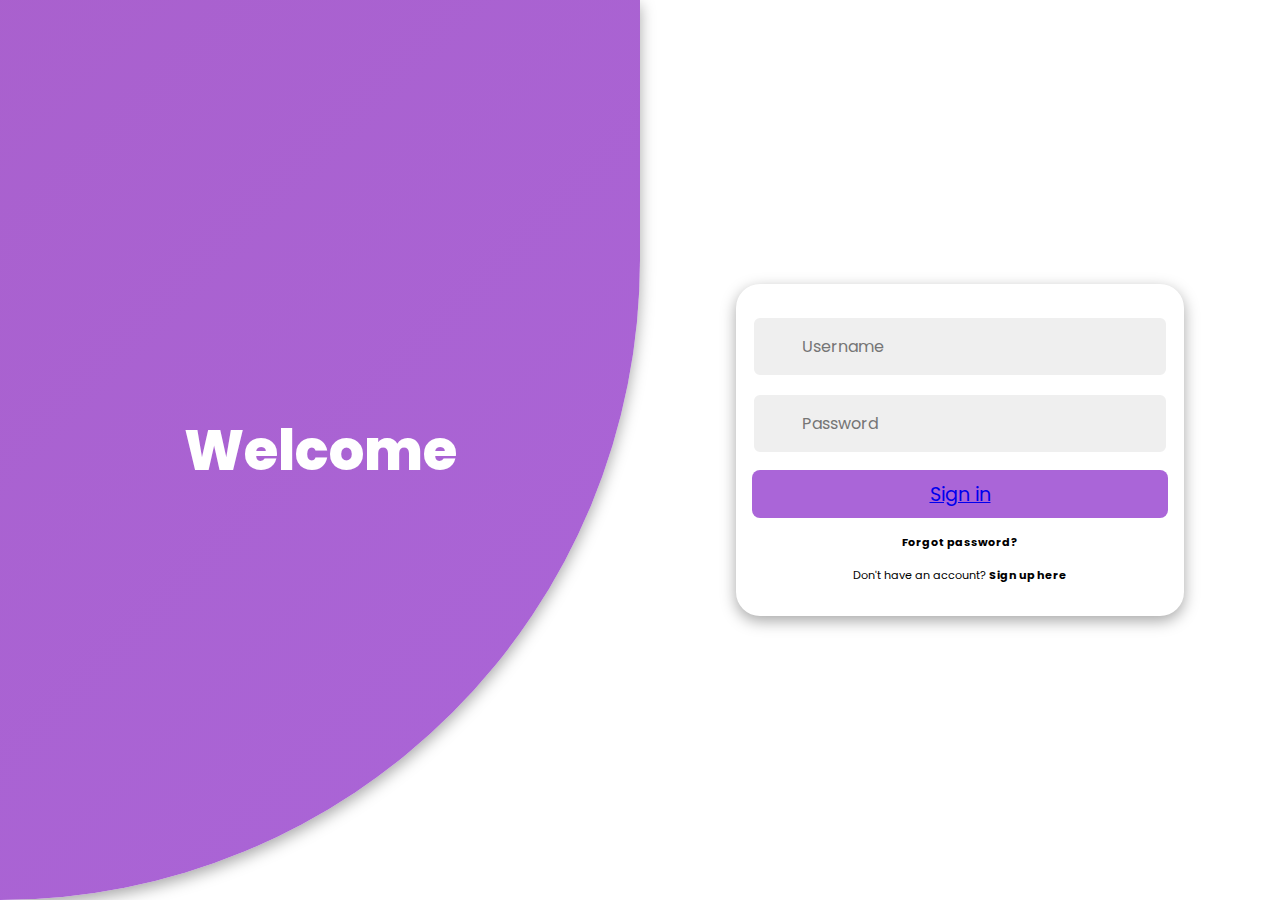
<file: signuppage/index.html>
<!DOCTYPE html>
<html lang="en">
<head>
  <meta charset="UTF-8">
  <meta name="viewport" content="width=device-width, initial-scale=1.0">
  <title>Document</title>
  <link rel="stylesheet" href="style.css">
  
</head>
<body>

<div id="container" class="container">
  <!-- FORM SECTION -->
  <div class="row">
    <!-- SIGN UP -->
    <div class="col align-items-center flex-col sign-up">
      <div class="form-wrapper align-items-center">
        <div class="form sign-up">
          <div class="input-group">
            <i class='bx bxs-user'></i>
            <input type="text" placeholder="Username">
          </div>
          <div class="input-group">
            <i class='bx bx-mail-send'></i>
            <input type="email" placeholder="Email">
          </div>
          <div class="input-group">
            <i class='bx bxs-lock-alt'></i>
            <input type="password" placeholder="Password">
          </div>
          <div class="input-group">
            <i class='bx bxs-lock-alt'></i>
            <input type="password" placeholder="Confirm password">
          </div>
          <button onclick="display('homesection')">
            <a href="/homepage/index.html" class="active">Sign Up</a>
          </button>
          <p>
            <span>
              Already have an account?
            </span>
            <b onclick="toggle()" class="pointer">
              Sign in here
            </b>
          </p>
        </div>
      </div>
    
    </div>
    <!-- END SIGN UP -->
    <!-- SIGN IN -->
    <div class="col align-items-center flex-col sign-in">
      <div class="form-wrapper align-items-center">
        <div class="form sign-in">
          <div class="input-group">
            <i class='bx bxs-user'></i>
            <input type="text" placeholder="Username">
          </div>
          <div class="input-group">
            <i class='bx bxs-lock-alt'></i>
            <input type="password" placeholder="Password">
          </div>
          <button>
            <a href="/homepage/index.html" class="active">Sign in</a> 
          </button>
          <p>
            <b>
              Forgot password?
            </b>
          </p>
          <p>
            <span>
              Don't have an account?
            </span>
            <b onclick="toggle()" class="pointer">
              Sign up here
            </b>
          </p>
        </div>
      </div>
      <div class="form-wrapper">
  
      </div>
    </div>
    <!-- END SIGN IN -->
  </div>
  <!-- END FORM SECTION -->
  <!-- CONTENT SECTION -->
  <div class="row content-row">
    <!-- SIGN IN CONTENT -->
    <div class="col align-items-center flex-col">
      <div class="text sign-in">
        <h2>
          Welcome 
        </h2>

      </div>
      <div class="img sign-in">
  
      </div>
    </div>
    <!-- END SIGN IN CONTENT -->
    <!-- SIGN UP CONTENT -->
    <div class="col align-items-center flex-col">
      <div class="img sign-up">
      
      </div>
      <div class="text sign-up">
        <h2>
          Join with us
        </h2>

      </div>
    </div>
    <!-- END SIGN UP CONTENT -->
  </div>
  <!-- END CONTENT SECTION -->
</div>
<script src="script.js"></script>
</body>
</html>
</file>
<file: signuppage/style.css>
@import url('https://fonts.googleapis.com/css2?family=Poppins:wght@200;300;400;500;600&display=swap');

:root {
  --primary-color: #aa65d8;
  --secondary-color: #a857b8;
  --black: #000000;
  --white: #ffffff;
  --gray: #efefef;
  --gray-2: #757575;

  --facebook-color: #4267B2;
  --google-color: #DB4437;
  --twitter-color: #1DA1F2;
  --insta-color: #E1306C;
}



* {
  font-family: 'Poppins', sans-serif;
  margin: 0;
  padding: 0;
  box-sizing: border-box;
}

html,
body {
  height: 100vh;
  overflow: hidden;
}

.container {
  position: relative;
  min-height: 100vh;
  overflow: hidden;
}

.row {
  display: flex;
  flex-wrap: wrap;
  height: 100vh;
}

.col {
  width: 50%;
}

.align-items-center {
  display: flex;
  align-items: center;
  justify-content: center;
  text-align: center;
}

.form-wrapper {
  width: 100%;
  max-width: 28rem;
}

.form {
  padding: 1rem;
  background-color: var(--white);
  border-radius: 1.5rem;
  width: 100%;
  box-shadow: rgba(0, 0, 0, 0.35) 0px 5px 15px;
  transform: scale(0);
  transition: .5s ease-in-out;
  transition-delay: 1s;
}

.input-group {
  position: relative;
  width: 100%;
  margin: 1rem 0;
}

.input-group i {
  position: absolute;
  top: 50%;
  left: 1rem;
  transform: translateY(-50%);
  font-size: 1.4rem;
  color: var(--gray-2);
}

.input-group input {
  width: 100%;
  padding: 1rem 3rem;
  font-size: 1rem;
  background-color: var(--gray);
  border-radius: .5rem;
  border: 0.125rem solid var(--white);
  outline: none;
}

.input-group input:focus {
  border: 0.125rem solid var(--primary-color);
}

.form button {
  cursor: pointer;
  width: 100%;
  padding: .6rem 0;
  border-radius: .5rem;
  border: none;
  background-color: var(--primary-color);
  color: var(--white);
  font-size: 1.2rem;
  outline: none;
}

.form p {
  margin: 1rem 0;
  font-size: .7rem;
}

.flex-col {
  flex-direction: column;
}

.social-list {
  margin: 2rem 0;
  padding: 1rem;
  border-radius: 1.5rem;
  width: 100%;
  box-shadow: rgba(0, 0, 0, 0.35) 0px 5px 15px;
  transform: scale(0);
  transition: .5s ease-in-out;
  transition-delay: 1.2s;
}

.social-list>div {
  color: var(--white);
  margin: 0 .5rem;
  padding: .7rem;
  cursor: pointer;
  border-radius: .5rem;
  cursor: pointer;
  transform: scale(0);
  transition: .5s ease-in-out;
}

.social-list>div:nth-child(1) {
  transition-delay: 1.4s;
}

.social-list>div:nth-child(2) {
  transition-delay: 1.6s;
}

.social-list>div:nth-child(3) {
  transition-delay: 1.8s;
}

.social-list>div:nth-child(4) {
  transition-delay: 2s;
}

.social-list>div>i {
  font-size: 1.5rem;
  transition: .4s ease-in-out;
}

.social-list>div:hover i {
  transform: scale(1.5);
}

.facebook-bg {
  background-color: var(--facebook-color);
}

.google-bg {
  background-color: var(--google-color);
}

.twitter-bg {
  background-color: var(--twitter-color);
}

.insta-bg {
  background-color: var(--insta-color);
}

.pointer {
  cursor: pointer;
}

.container.sign-in .form.sign-in,
.container.sign-in .social-list.sign-in,
.container.sign-in .social-list.sign-in>div,
.container.sign-up .form.sign-up,
.container.sign-up .social-list.sign-up,
.container.sign-up .social-list.sign-up>div {
  transform: scale(1);
}

.content-row {
  position: absolute;
  top: 0;
  left: 0;
  pointer-events: none;
  z-index: 6;
  width: 100%;
}

.text {
  margin: 4rem;
  color: var(--white);
}

.text h2 {
  font-size: 3.5rem;
  font-weight: 800;
  margin: 2rem 0;
  transition: 1s ease-in-out;
}

.text p {
  font-weight: 600;
  transition: 1s ease-in-out;
  transition-delay: .2s;
}

.img img {
  width: 30vw;
  transition: 1s ease-in-out;
  transition-delay: .4s;
}

.text.sign-in h2,
.text.sign-in p,
.img.sign-in img {
  transform: translateX(-250%);
}

.text.sign-up h2,
.text.sign-up p,
.img.sign-up img {
  transform: translateX(250%);
}

.container.sign-in .text.sign-in h2,
.container.sign-in .text.sign-in p,
.container.sign-in .img.sign-in img,
.container.sign-up .text.sign-up h2,
.container.sign-up .text.sign-up p,
.container.sign-up .img.sign-up img {
  transform: translateX(0);
}

/* BACKGROUND */

.container::before {
  content: "";
  position: absolute;
  top: 0;
  right: 0;
  height: 100vh;
  width: 300vw;
  transform: translate(35%, 0);
  background-image: linear-gradient(-45deg, var(--primary-color) 0%, var(--secondary-color) 100%);
  transition: 1s ease-in-out;
  z-index: 6;
  box-shadow: rgba(0, 0, 0, 0.35) 0px 5px 15px;
  border-bottom-right-radius: max(50vw, 50vh);
  border-top-left-radius: max(50vw, 50vh);
}

.container.sign-in::before {
  transform: translate(0, 0);
  right: 50%;
}

.container.sign-up::before {
  transform: translate(100%, 0);
  right: 50%;
}

/* RESPONSIVE */

@media only screen and (max-width: 425px) {

  .container::before,
  .container.sign-in::before,
  .container.sign-up::before {
      height: 100vh;
      border-bottom-right-radius: 0;
      border-top-left-radius: 0;
      z-index: 0;
      transform: none;
      right: 0;
  }

  /* .container.sign-in .col.sign-up {
      transform: translateY(100%);
  } */

  .container.sign-in .col.sign-in,
  .container.sign-up .col.sign-up {
      transform: translateY(0);
  }

  .content-row {
      align-items: flex-start !important;
  }

  .content-row .col {
      transform: translateY(0);
      background-color: unset;
  }

  .col {
      width: 100%;
      position: absolute;
      padding: 2rem;
      background-color: var(--white);
      border-top-left-radius: 2rem;
      border-top-right-radius: 2rem;
      transform: translateY(100%);
      transition: 1s ease-in-out;
  }

  .row {
      align-items: flex-end;
      justify-content: flex-end;
  }

  .form,
  .social-list {
      box-shadow: none;
      margin: 0;
      padding: 0;
  }

  .text {
      margin: 0;
  }

  .text p {
      display: none;
  }

  .text h2 {
      margin: .5rem;
      font-size: 2rem;
  }
}
</file>
